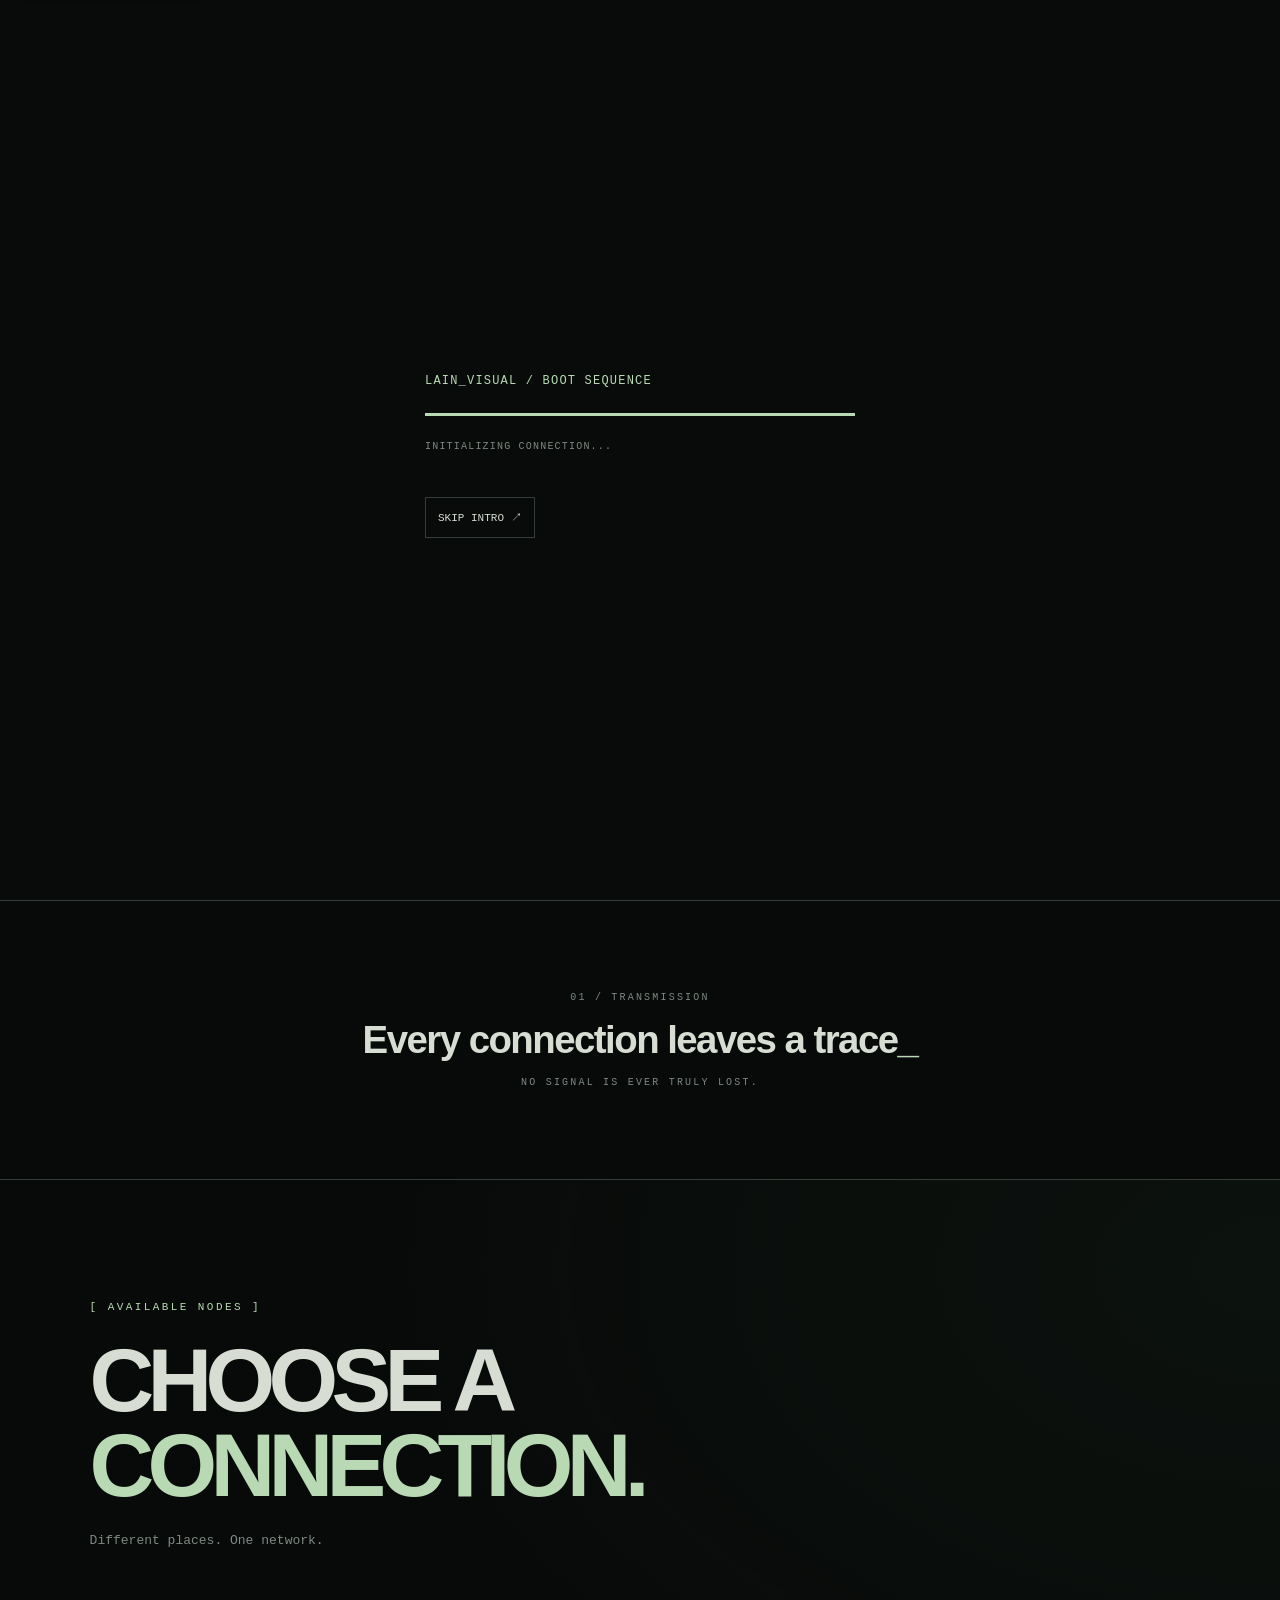
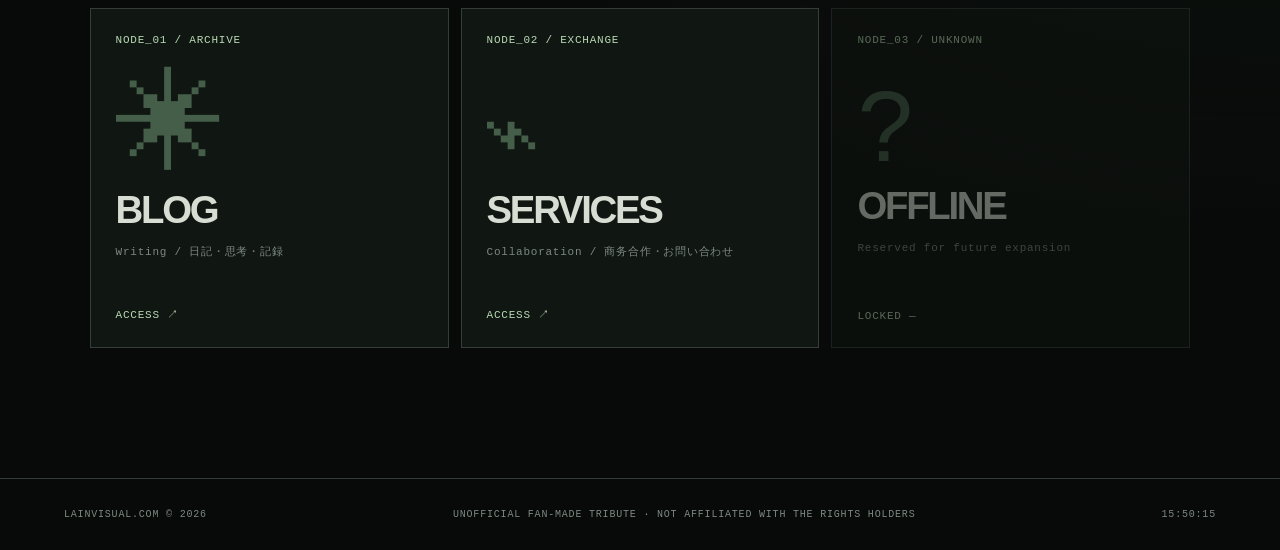
<file: index.html>
<!doctype html>
<html lang="zh-CN">
<head>
<meta charset="utf-8"><meta name="viewport" content="width=device-width,initial-scale=1">
<meta name="theme-color" content="#080a09"><meta name="description" content="LAIN VISUAL — an independent experimental tribute to Serial Experiments Lain. Blog, projects and services.">
<title>LAIN VISUAL // WIRED ACCESS</title>
<link rel="stylesheet" href="assets/css/main.css"><script src="assets/js/main.js" defer></script>
<link rel="icon" type="image/svg+xml" href="assets/favicon.svg"><link rel="canonical" href="https://lainvisual.com/"></head>
<body><a class="skip-link" href="#main-content">Skip to content / 跳转正文</a>
<div class="grain" aria-hidden="true"></div><div class="scanlines" aria-hidden="true"></div>
<div id="boot" class="boot" role="status" aria-live="polite"><div class="boot-inner"><p>LAIN_VISUAL / BOOT SEQUENCE</p><div class="boot-progress"><span></span></div><p id="boot-line">INITIALIZING CONNECTION...</p><button id="skip-boot" type="button">SKIP INTRO ↗</button></div></div>
<header class="site-header"><a class="logo" href="./" aria-label="Lain Visual home">lain<span>visual</span><i>_</i></a><span class="header-mid"><span class="online"></span> SIGNAL DETECTED <span class="header-extra">/ WIRED NETWORK</span></span><button id="sound-toggle" type="button" aria-pressed="false">SOUND OFF</button></header>
<main id="main-content">
<section class="hero" aria-labelledby="main-title"><div class="hero-sky" aria-hidden="true"><svg class="wires" viewBox="0 0 1440 850" preserveAspectRatio="xMidYMid slice" xmlns="http://www.w3.org/2000/svg"><g stroke="#151b18" fill="none" stroke-width="2.2"><path d="M0 160 Q430 250 920 190 T1440 220"/><path d="M0 196 Q430 290 920 224 T1440 252"/><path d="M0 240 Q450 315 920 268 T1440 291"/><path d="M0 280 Q450 344 920 303 T1440 328"/><path d="M0 320 Q470 377 920 340 T1440 364"/><path d="M0 365 Q470 420 920 384 T1440 401"/></g><g fill="#101512"><path d="M1085 70h19v780h-19z"/><path d="M1000 190h190v11h-190z"/><path d="M1025 229h140v9h-140z"/><path d="M1062 120h64v12h-64z"/><path d="M1094 120l-56 70h8l56-58 54 58h8l-56-70z"/><path d="M250 310h10v540h-10z"/><path d="M201 373h107v8H201z"/><path d="M230 340h51v7h-51z"/></g><g stroke="#101512" stroke-width="4" fill="none"><path d="M1005 200l80 70 100-70M1020 238l65 45 78-45"/><path d="M210 380l45 46 48-46"/></g></svg></div>
<div class="hero-frame" aria-hidden="true"><span>REC ● 0007</span><span>CH. 01 / ACCESS</span></div>
<div class="hero-content"><p class="kicker">A SIGNAL FROM SOMEWHERE // 独立致敬企划</p><h1 id="main-title" class="glitch" data-text="ARE YOU CONNECTED?">ARE YOU<br><em>CONNECTED?</em></h1><p class="hero-jp">境界の向こう側へ。</p><p class="hero-description">An experimental corner of the network.<br>Fragments of thought, creation, and connection.</p><a class="primary-link" href="#connections"><span>ENTER THE WIRED</span><span aria-hidden="true">↘</span></a></div>
<div class="hero-bottom" aria-hidden="true"><span>IDENTITY : UNVERIFIED</span><span>SCROLL TO EXPLORE ↓</span><span>PROTOCOL / 07</span></div></section>
<section class="interlude" aria-label="Transmission"><span>01 / TRANSMISSION</span><p>Every connection leaves a trace<span class="cursor">_</span></p><span>NO SIGNAL IS EVER TRULY LOST.</span></section>
<section class="connections" id="connections" aria-labelledby="connections-title"><div class="section-intro"><p class="label">[ AVAILABLE NODES ]</p><h2 id="connections-title">CHOOSE A<br><span>CONNECTION.</span></h2><p>Different places. One network.</p></div><div class="node-grid"><a class="node" href="./blog/"><span class="node-number">NODE_01 / ARCHIVE</span><span class="node-symbol" aria-hidden="true">✳</span><span class="node-title">BLOG</span><span class="node-caption">Writing / 日記・思考・記録</span><span class="node-go">ACCESS ↗</span></a><a class="node" href="./services/"><span class="node-number">NODE_02 / EXCHANGE</span><span class="node-symbol" aria-hidden="true">⌁</span><span class="node-title">SERVICES</span><span class="node-caption">Collaboration / 商务合作・お問い合わせ</span><span class="node-go">ACCESS ↗</span></a><div class="node node-off"><span class="node-number">NODE_03 / UNKNOWN</span><span class="node-symbol" aria-hidden="true">?</span><span class="node-title">OFFLINE</span><span class="node-caption">Reserved for future expansion</span><span class="node-go">LOCKED —</span></div></div></section>
</main><footer><span>LAINVISUAL.COM © <span id="year">2026</span></span><span>UNOFFICIAL FAN-MADE TRIBUTE · NOT AFFILIATED WITH THE RIGHTS HOLDERS</span><time id="clock">--:--:--</time></footer>
</body></html>
</file>
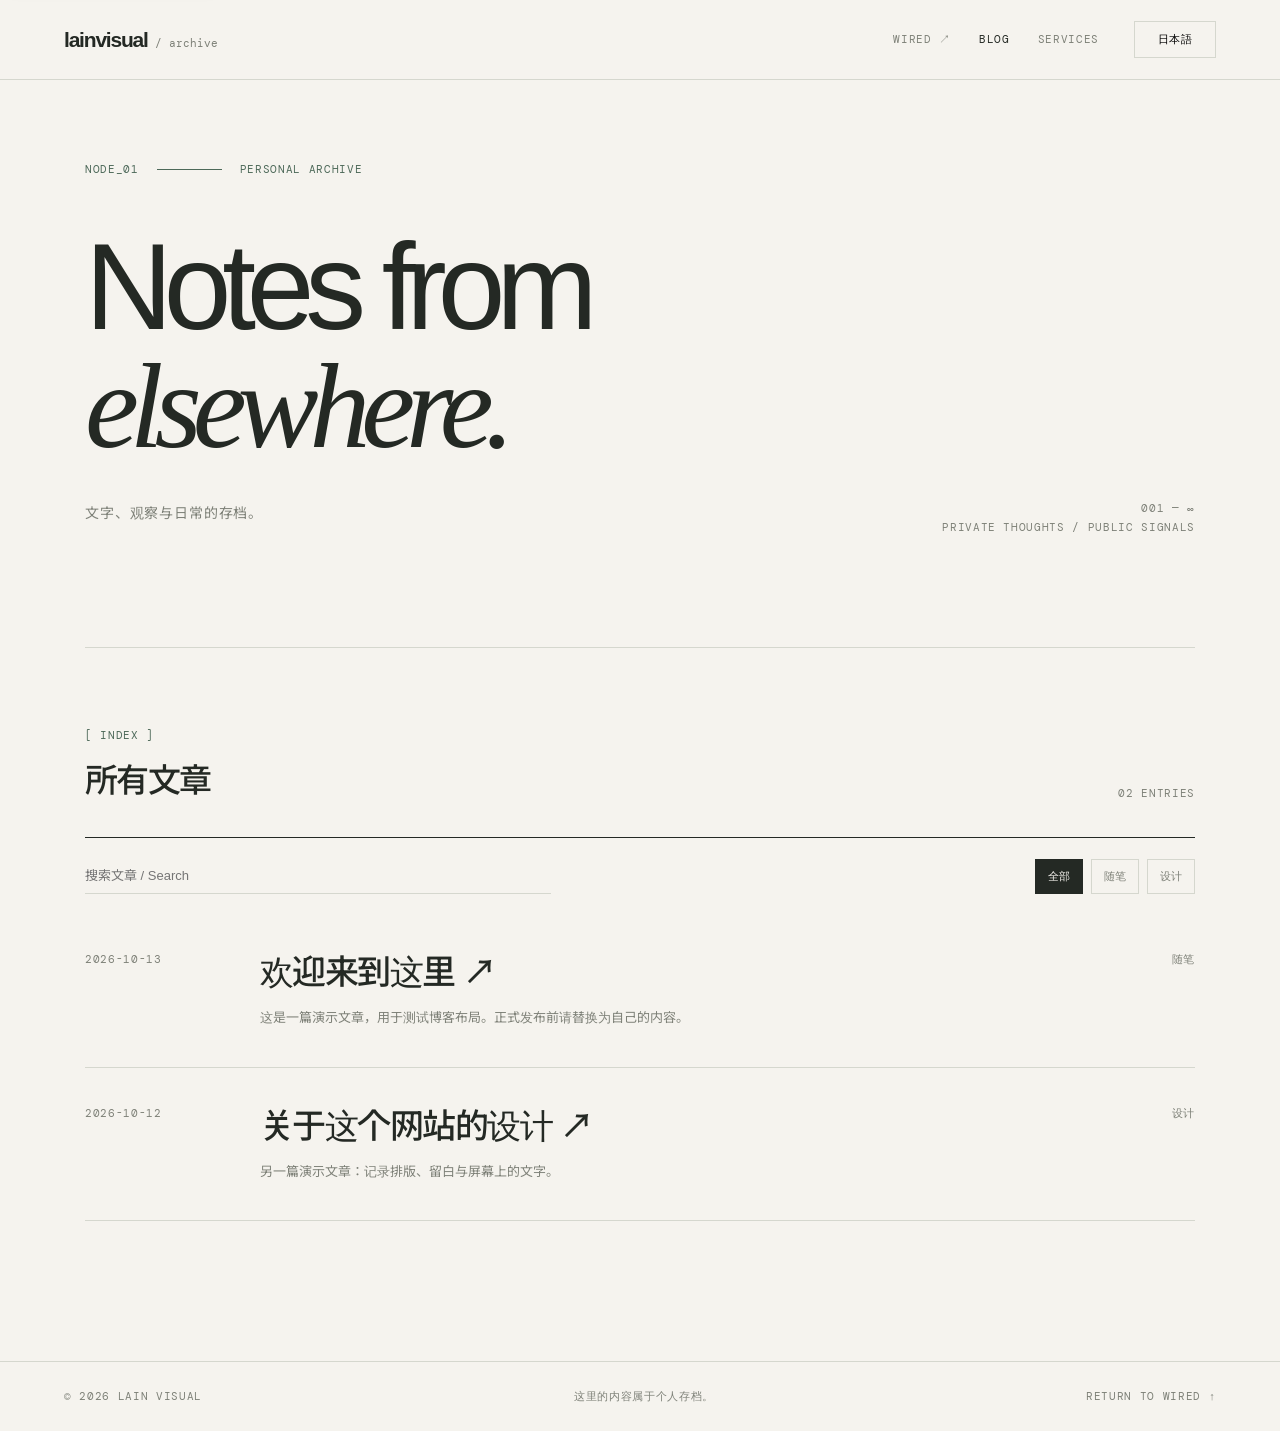
<file: blog/index.html>
<!doctype html>
<html lang="zh-CN"><head><meta charset="utf-8"><meta name="viewport" content="width=device-width,initial-scale=1"><meta name="theme-color" content="#f5f3ee"><meta name="description" content="Lain Visual — personal blog / 個人ブログ"><title>ARCHIVE / Lain Visual</title><link rel="stylesheet" href="assets/blog.css"><script src="posts.js" defer></script><script src="assets/blog.js" defer></script><link rel="icon" type="image/svg+xml" href="../assets/favicon.svg"><link rel="canonical" href="https://lainvisual.com/blog/"></head>
<body data-page="index"><a class="skip-link" href="#main-content">Skip to content / 跳转正文</a><header class="header"><a class="brand" href="../">lainvisual<span> / archive</span></a><nav aria-label="Site"><a href="../">WIRED ↗</a><a class="active" href="./">BLOG</a><a href="../services/">SERVICES</a></nav><button class="lang" id="lang-toggle" type="button" aria-label="Switch language">日本語</button></header>
<main id="main-content" class="shell"><div class="eyebrow">NODE_01 <span class="line"></span> PERSONAL ARCHIVE</div><section class="hero"><div><h1>Notes from<br><em>elsewhere.</em></h1><p data-i18n="intro">文字、观察与日常的存档。</p></div><div class="hero-aside">001 — ∞<br>PRIVATE THOUGHTS / PUBLIC SIGNALS</div></section>
<section class="archive" aria-label="Articles"><div class="section-top"><div><span class="eyebrow">[ INDEX ]</span><h2 data-i18n="allPosts">所有文章</h2></div><span id="count" class="count"></span></div><div class="tools"><label class="search"><span class="sr-only" data-i18n="searchLabel">搜索文章</span><input id="search" type="search" placeholder="搜索文章 / Search" autocomplete="off"></label><div class="filters" id="filters" aria-label="Categories"></div></div><div id="posts" class="post-list" aria-live="polite"></div><p id="empty" class="empty" hidden></p></section></main><footer><span>© <span id="year"></span> LAIN VISUAL</span><span data-i18n="footer">这里的内容属于个人存档。</span><a href="../">RETURN TO WIRED ↑</a></footer></body></html>
</file>
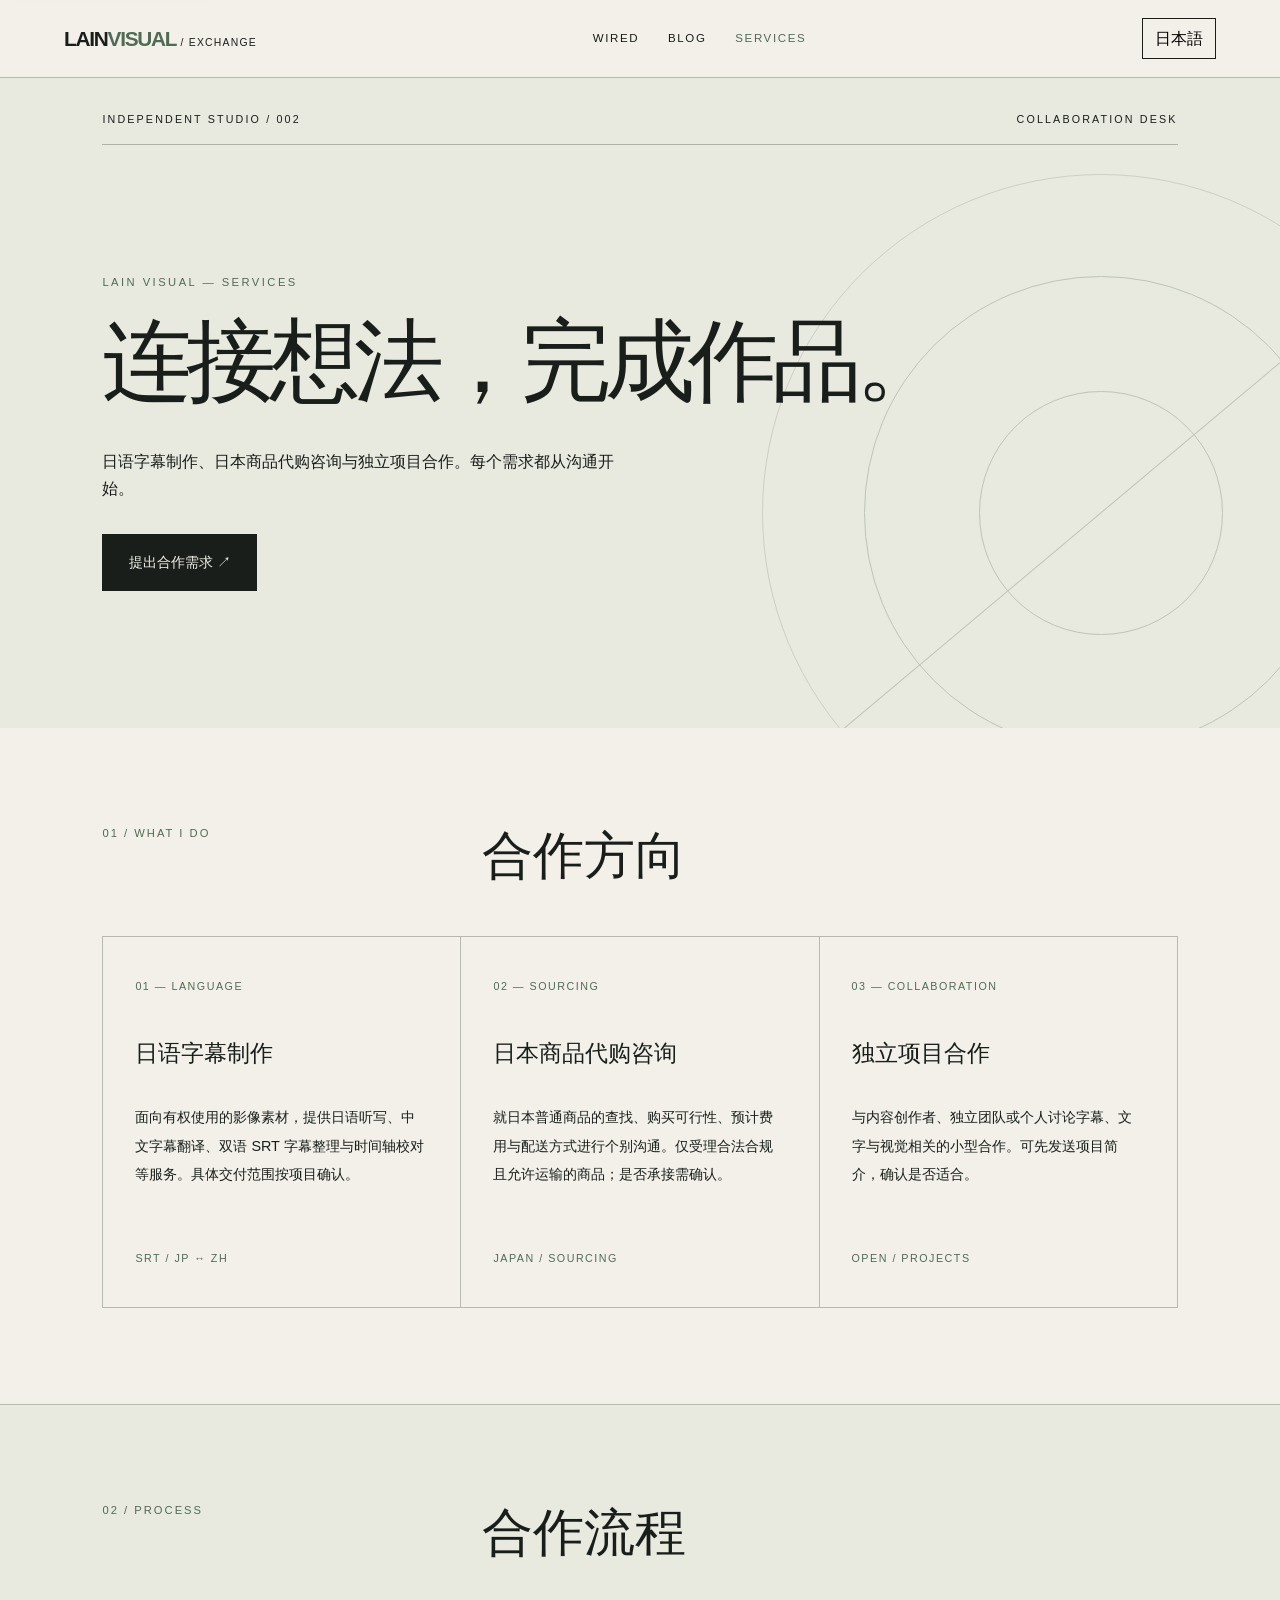
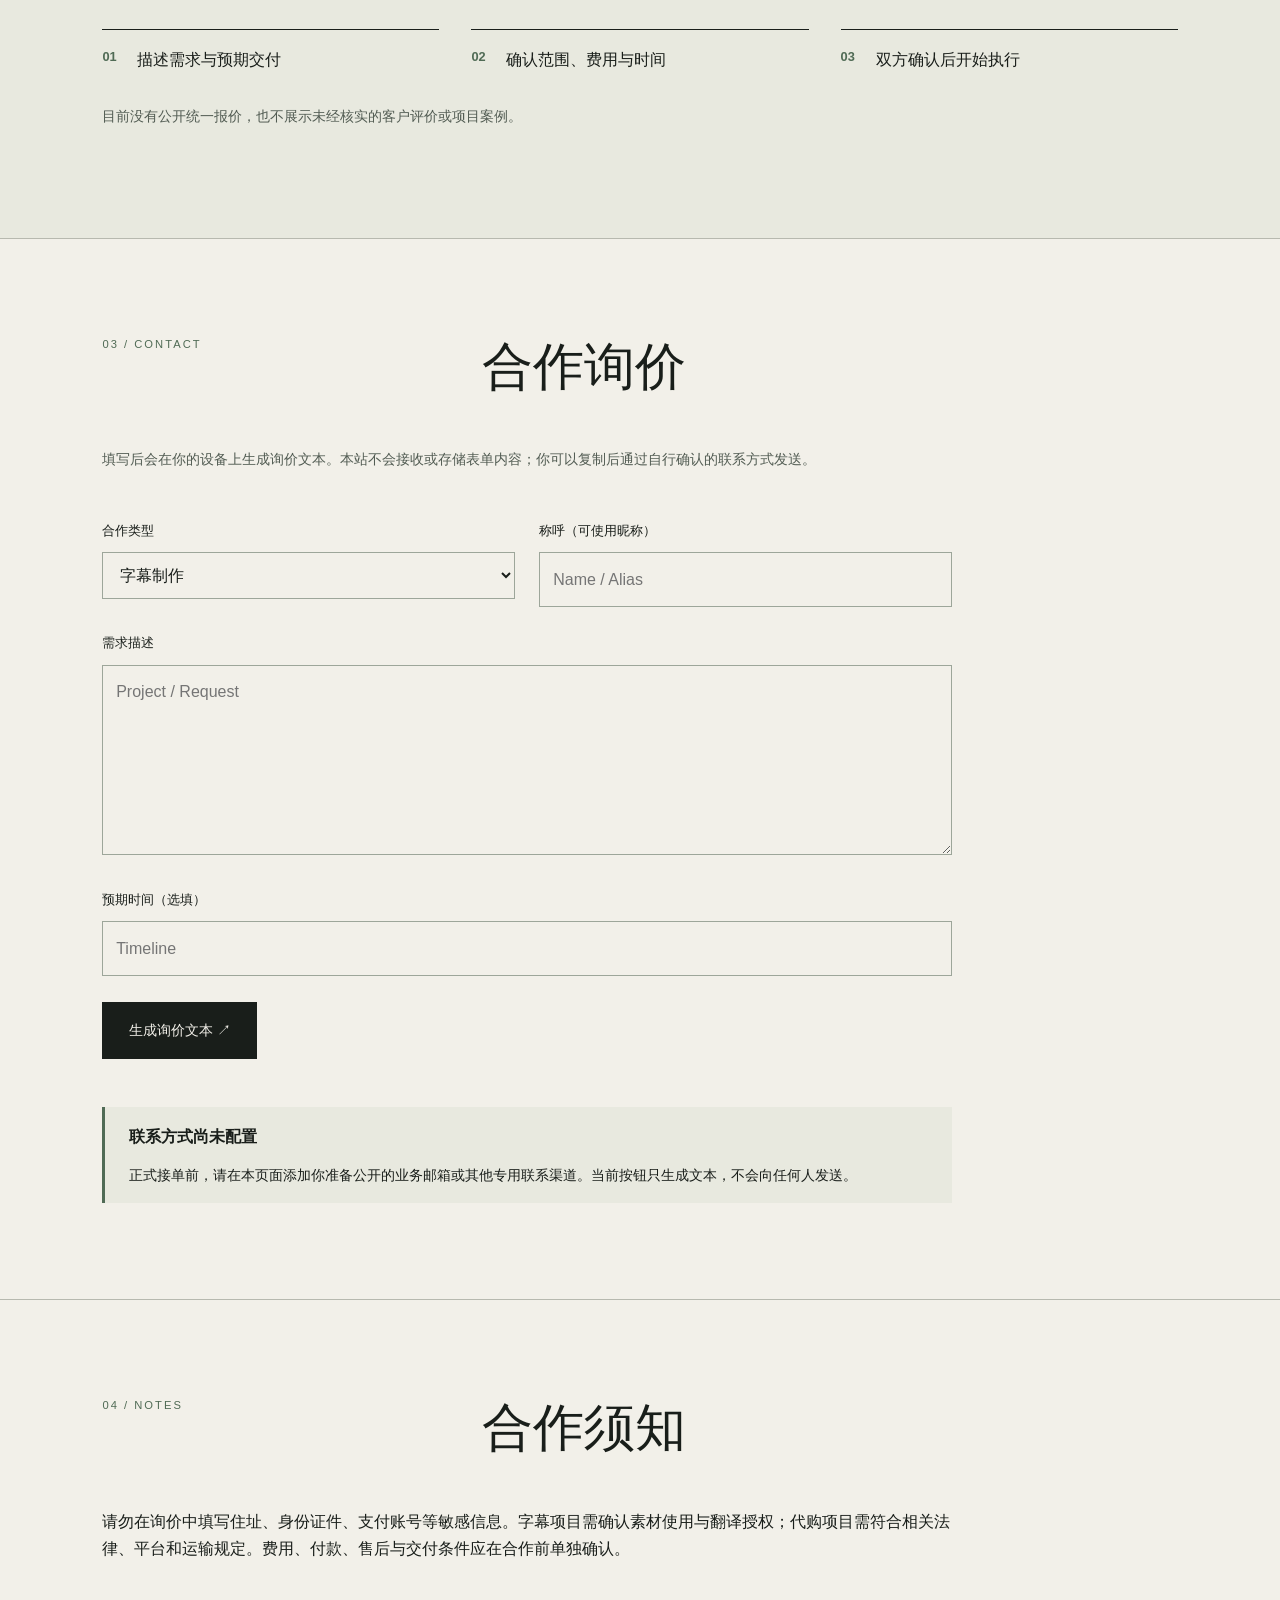
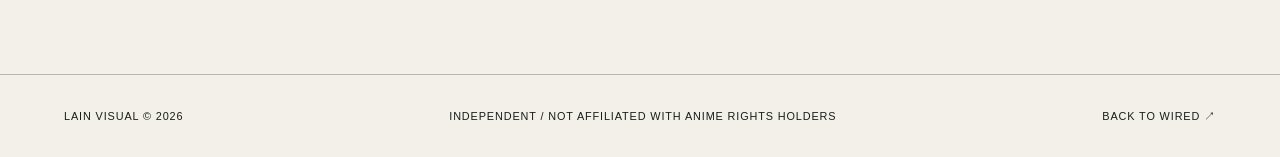
<file: services/index.html>
<!doctype html>
<html lang="zh-CN"><head><meta charset="utf-8"><meta name="viewport" content="width=device-width, initial-scale=1"><meta name="theme-color" content="#f1efe9"><meta name="description" content="Lain Visual independent collaboration inquiries: Japan sourcing and Japanese subtitle production."><title>Services / Lain Visual</title><link rel="stylesheet" href="assets/services.css"><script src="assets/services.js" defer></script><link rel="icon" type="image/svg+xml" href="../assets/favicon.svg"><link rel="canonical" href="https://lainvisual.com/services/"></head>
<body><a class="skip-link" href="#main-content">Skip to content / 跳转正文</a><header class="top"><a class="wordmark" href="../">LAIN<span>VISUAL</span><small> / EXCHANGE</small></a><nav aria-label="Main"><a href="../">WIRED</a><a href="../blog/">BLOG</a><a class="active" href="./">SERVICES</a></nav><button id="language" type="button" aria-label="Switch language">日本語</button></header>
<main id="main-content"><section class="hero"><div class="meta"><span>INDEPENDENT STUDIO / 002</span><span>COLLABORATION DESK</span></div><p class="eyebrow">LAIN VISUAL — SERVICES</p><h1 data-zh="连接想法，完成作品。" data-ja="アイデアを、かたちに。">连接想法，<br>完成作品。</h1><p class="lead" data-zh="日语字幕制作、日本商品代购咨询与独立项目合作。每个需求都从沟通开始。" data-ja="日本語字幕制作、日本商品の購入代行に関するご相談、個人プロジェクトのコラボレーション。まずはご相談ください。">日语字幕制作、日本商品代购咨询与独立项目合作。每个需求都从沟通开始。</p><a class="cta" href="#inquiry" data-zh="提出合作需求 ↗" data-ja="お問い合わせ ↗">提出合作需求 ↗</a><div class="art" aria-hidden="true"><div class="orb"></div><span>CONNECTION / OPEN</span></div></section>
<section class="services section" id="work"><div class="section-head"><span>01 / WHAT I DO</span><h2 data-zh="合作方向" data-ja="サービス内容">合作方向</h2></div><div class="service-grid"><article><div class="num">01 — LANGUAGE</div><h3 data-zh="日语字幕制作" data-ja="日本語字幕制作">日语字幕制作</h3><p data-zh="面向有权使用的影像素材，提供日语听写、中文字幕翻译、双语 SRT 字幕整理与时间轴校对等服务。具体交付范围按项目确认。" data-ja="適切な利用権限のある映像を対象に、日本語の文字起こし、中国語翻訳、日中二言語SRT字幕の整備、タイミング調整などをご相談いただけます。作業範囲は案件ごとに確認します。">面向有权使用的影像素材，提供日语听写、中文字幕翻译、双语 SRT 字幕整理与时间轴校对等服务。具体交付范围按项目确认。</p><span class="tag">SRT / JP ↔ ZH</span></article><article><div class="num">02 — SOURCING</div><h3 data-zh="日本商品代购咨询" data-ja="日本商品の購入代行相談">日本商品代购咨询</h3><p data-zh="就日本普通商品的查找、购买可行性、预计费用与配送方式进行个别沟通。仅受理合法合规且允许运输的商品；是否承接需确认。" data-ja="日本の一般商品の調査、購入可否、概算費用、配送方法について個別にご相談いただけます。法令・配送規定に適合する商品のみを対象とし、対応可否は確認後に決定します。">就日本普通商品的查找、购买可行性、预计费用与配送方式进行个别沟通。仅受理合法合规且允许运输的商品；是否承接需确认。</p><span class="tag">JAPAN / SOURCING</span></article><article><div class="num">03 — COLLABORATION</div><h3 data-zh="独立项目合作" data-ja="個人プロジェクトの協業">独立项目合作</h3><p data-zh="与内容创作者、独立团队或个人讨论字幕、文字与视觉相关的小型合作。可先发送项目简介，确认是否适合。" data-ja="クリエイターや小規模チームとの字幕・文章・ビジュアル関連の協業を検討します。まずは企画概要をお送りください。">与内容创作者、独立团队或个人讨论字幕、文字与视觉相关的小型合作。可先发送项目简介，确认是否适合。</p><span class="tag">OPEN / PROJECTS</span></article></div></section>
<section class="section process"><div class="section-head"><span>02 / PROCESS</span><h2 data-zh="合作流程" data-ja="ご依頼の流れ">合作流程</h2></div><div class="steps"><p><b>01</b><span data-zh="描述需求与预期交付" data-ja="ご希望と納品物を共有">描述需求与预期交付</span></p><p><b>02</b><span data-zh="确认范围、费用与时间" data-ja="作業範囲・費用・納期を確認">确认范围、费用与时间</span></p><p><b>03</b><span data-zh="双方确认后开始执行" data-ja="双方合意のうえで着手">双方确认后开始执行</span></p></div><p class="note" data-zh="目前没有公开统一报价，也不展示未经核实的客户评价或项目案例。" data-ja="一律の料金表や未確認の実績・レビューは掲載していません。">目前没有公开统一报价，也不展示未经核实的客户评价或项目案例。</p></section>
<section class="section inquiry" id="inquiry"><div class="section-head"><span>03 / CONTACT</span><h2 data-zh="合作询价" data-ja="お問い合わせ">合作询价</h2></div><p class="intro" data-zh="填写后会在你的设备上生成询价文本。本站不会接收或存储表单内容；你可以复制后通过自行确认的联系方式发送。" data-ja="入力内容から問い合わせ文を端末内で作成します。このサイトはフォーム内容を送信・保存しません。コピー後、別途確認した連絡先へお送りください。">填写后会在你的设备上生成询价文本。本站不会接收或存储表单内容；你可以复制后通过自行确认的联系方式发送。</p><form id="request-form"><div class="fields"><label><span data-zh="合作类型" data-ja="ご相談内容">合作类型</span><select id="kind"><option value="subtitle" data-zh="字幕制作" data-ja="字幕制作">字幕制作</option><option value="sourcing" data-zh="日本代购咨询" data-ja="購入代行相談">日本代购咨询</option><option value="other" data-zh="其他合作" data-ja="その他の協業">其他合作</option></select></label><label><span data-zh="称呼（可使用昵称）" data-ja="お名前（ニックネーム可）">称呼（可使用昵称）</span><input id="nickname" maxlength="80" autocomplete="off" placeholder="Name / Alias"></label></div><label><span data-zh="需求描述" data-ja="ご依頼内容">需求描述</span><textarea id="details" rows="6" maxlength="3000" required placeholder="Project / Request"></textarea></label><label><span data-zh="预期时间（选填）" data-ja="希望時期（任意）">预期时间（选填）</span><input id="deadline" maxlength="100" placeholder="Timeline"></label><button class="cta" type="submit" data-zh="生成询价文本 ↗" data-ja="問い合わせ文を作成 ↗">生成询价文本 ↗</button></form><div id="result" class="result" hidden><label for="draft" data-zh="生成的询价内容" data-ja="作成した問い合わせ文">生成的询价内容</label><textarea id="draft" rows="10" readonly></textarea><button id="copy" type="button" data-zh="复制文本" data-ja="テキストをコピー">复制文本</button><p id="copy-status" role="status"></p></div><div class="contact-note"><strong data-zh="联系方式尚未配置" data-ja="連絡先は未設定です">联系方式尚未配置</strong><p data-zh="正式接单前，请在本页面添加你准备公开的业务邮箱或其他专用联系渠道。当前按钮只生成文本，不会向任何人发送。" data-ja="正式公開前に、業務用メールなど公開可能な連絡先を追加してください。現在のフォームは文面作成のみで、送信は行いません。">正式接单前，请在本页面添加你准备公开的业务邮箱或其他专用联系渠道。当前按钮只生成文本，不会向任何人发送。</p></div></section>
<section class="section terms"><div class="section-head"><span>04 / NOTES</span><h2 data-zh="合作须知" data-ja="ご利用上の注意">合作须知</h2></div><p data-zh="请勿在询价中填写住址、身份证件、支付账号等敏感信息。字幕项目需确认素材使用与翻译授权；代购项目需符合相关法律、平台和运输规定。费用、付款、售后与交付条件应在合作前单独确认。" data-ja="住所、身分証、決済情報などの機密情報は入力しないでください。字幕案件では素材利用・翻訳の権利確認が必要です。購入代行は法令、プラットフォーム、配送規定に従います。料金・支払い・アフターサービス・納品条件は事前に個別確認します。">请勿在询价中填写住址、身份证件、支付账号等敏感信息。字幕项目需确认素材使用与翻译授权；代购项目需符合相关法律、平台和运输规定。费用、付款、售后与交付条件应在合作前单独确认。</p></section></main><footer><span>LAIN VISUAL © <span id="year"></span></span><span>INDEPENDENT / NOT AFFILIATED WITH ANIME RIGHTS HOLDERS</span><a href="../">BACK TO WIRED ↗</a></footer></body></html>
</file>
<file: assets/css/main.css>
:root{color-scheme:dark;--bg:#080a09;--paper:#d7ddd2;--accent:#b8d9b4;--dim:#7d8981;--border:#343d36;font-family:'Courier New',monospace}*{box-sizing:border-box}html{scroll-behavior:smooth}body{margin:0;min-width:320px;background:var(--bg);color:var(--paper)}a{color:inherit}button{font:inherit}a:focus-visible,button:focus-visible{outline:2px solid var(--accent);outline-offset:5px}.grain,.scanlines{position:fixed;inset:0;z-index:30;pointer-events:none}.grain{opacity:.15;background-image:url("data:image/svg+xml,%3Csvg xmlns='http://www.w3.org/2000/svg' viewBox='0 0 180 180'%3E%3Cfilter id='n'%3E%3CfeTurbulence type='fractalNoise' baseFrequency='.65' numOctaves='3' stitchTiles='stitch'/%3E%3C/filter%3E%3Crect width='100%25' height='100%25' filter='url(%23n)'/%3E%3C/svg%3E")}.scanlines{opacity:.12;background:repeating-linear-gradient(0deg,transparent 0 3px,#000 4px 5px)}.site-header{position:absolute;z-index:8;top:0;left:0;right:0;height:78px;padding:0 clamp(22px,5vw,90px);display:flex;align-items:center;justify-content:space-between;gap:15px;border-bottom:1px solid #343d3655}.logo{font-family:Arial,sans-serif;font-size:23px;font-weight:900;letter-spacing:-1.8px;text-decoration:none}.logo span{font-weight:300}.logo i{color:var(--accent);font-style:normal}.header-mid,#sound-toggle{font-size:10px;letter-spacing:.16em}.header-mid{color:var(--dim)}.online{display:inline-block;width:7px;height:7px;border-radius:50%;background:var(--accent);box-shadow:0 0 12px var(--accent);margin-right:9px}#sound-toggle{border:1px solid #667266;background:#10161180;color:var(--paper);padding:10px 13px;cursor:pointer}#sound-toggle:hover{background:var(--accent);color:#0b100c}.hero{position:relative;min-height:850px;height:100svh;max-height:1100px;overflow:hidden;display:flex;align-items:center;padding:120px clamp(22px,9vw,160px) 110px;background:linear-gradient(90deg,#0a0e0d 0%,#111914a8 52%,#10171133 100%),linear-gradient(180deg,#66746c 0%,#3c4c43 42%,#0a0e0b 96%)}.hero-sky{position:absolute;inset:0;opacity:.85}.wires{width:100%;height:100%;display:block;filter:blur(.3px)}.hero:after{content:'';position:absolute;inset:0;background:radial-gradient(ellipse at 68% 35%,transparent 0%,#080a0960 68%,#080a09bc 100%);pointer-events:none}.hero-content{position:relative;z-index:3;max-width:950px}.kicker,.label{font-size:11px;letter-spacing:.22em;color:var(--accent)}h1{font-family:Arial,Helvetica,sans-serif;font-weight:900;font-size:clamp(52px,8.4vw,148px);line-height:.88;letter-spacing:-.085em;margin:35px 0 24px;text-shadow:0 2px 30px #0b0d0b50}h1 em{font-style:normal;color:#e5ebe2}.hero-jp{font-size:clamp(17px,2vw,27px);letter-spacing:.2em;margin:0 0 28px}.hero-description{color:#bac5ba;line-height:1.8;font-size:13px}.primary-link{display:inline-flex;gap:65px;align-items:center;justify-content:space-between;margin-top:28px;padding:18px 20px;min-width:280px;text-decoration:none;border:1px solid var(--accent);color:var(--accent);font-size:12px;letter-spacing:.1em;transition:background .2s,color .2s}.primary-link:hover{background:var(--accent);color:#0a0d0b}.hero-frame,.hero-bottom{position:absolute;z-index:4;left:clamp(22px,5vw,90px);right:clamp(22px,5vw,90px);display:flex;justify-content:space-between;font-size:10px;letter-spacing:.12em;color:#cad5ca}.hero-frame{top:103px}.hero-bottom{bottom:31px}.interlude{min-height:280px;display:flex;flex-direction:column;align-items:center;justify-content:center;text-align:center;gap:15px;padding:55px 20px;border-block:1px solid var(--border)}.interlude>span{font-size:10px;letter-spacing:.22em;color:var(--dim)}.interlude p{font-family:Arial,sans-serif;font-size:clamp(22px,3vw,42px);font-weight:700;letter-spacing:-.04em;margin:0}.cursor{color:var(--accent);animation:blink 1s steps(1) infinite}.connections{padding:110px clamp(22px,7vw,120px) 130px;background:radial-gradient(ellipse at 100% 10%,#1b30223a,transparent 50%),var(--bg)}.section-intro h2{font-family:Arial,sans-serif;font-size:clamp(44px,7vw,95px);line-height:.95;letter-spacing:-.075em;margin:25px 0}.section-intro h2 span{color:var(--accent)}.section-intro>p:last-child{color:var(--dim);font-size:13px}.node-grid{display:grid;grid-template-columns:repeat(3,minmax(0,1fr));gap:12px;margin-top:60px}.node{min-height:340px;display:flex;flex-direction:column;padding:25px;border:1px solid var(--border);text-decoration:none;background:#101611;position:relative;overflow:hidden;transition:background .2s,transform .2s,border-color .2s}.node:not(.node-off):hover{background:#1b2c20;border-color:var(--accent);transform:translateY(-5px)}.node-number,.node-caption,.node-go{font-size:11px;letter-spacing:.07em}.node-number{color:var(--accent)}.node-symbol{font-family:Arial,sans-serif;font-size:110px;line-height:1;margin:auto 0 0;color:#445e49}.node-title{font-family:Arial,sans-serif;font-size:clamp(27px,3vw,43px);font-weight:900;letter-spacing:-.06em;margin-top:8px}.node-caption{color:var(--dim);margin:12px 0 22px;line-height:1.6}.node-go{color:var(--accent);margin-top:auto}.node-off{opacity:.45}.node-off .node-symbol{font-size:100px}footer{border-top:1px solid var(--border);padding:30px clamp(22px,5vw,90px);display:flex;justify-content:space-between;gap:15px;flex-wrap:wrap;color:var(--dim);font-size:10px;letter-spacing:.08em}.boot{position:fixed;inset:0;z-index:100;background:#080b09;display:grid;place-items:center;transition:opacity .5s,visibility .5s}.boot.done{opacity:0;visibility:hidden;pointer-events:none}.boot-inner{width:min(430px,calc(100% - 50px));font-size:12px;letter-spacing:.1em;color:var(--accent)}.boot-progress{height:3px;background:#243329;margin:25px 0}.boot-progress span{display:block;height:100%;width:0;background:var(--accent);animation:load 1.45s ease forwards}#boot-line{color:var(--dim);font-size:10px}#skip-boot{margin-top:35px;background:transparent;border:1px solid var(--border);padding:12px;color:var(--paper);cursor:pointer;font-size:11px}@keyframes load{to{width:100%}}@keyframes blink{50%{opacity:0}}@media(min-width:800px){.glitch:hover{animation:glitch .2s steps(2) 2}@keyframes glitch{25%{text-shadow:4px 0 #88bca0,-4px 0 #7d838a}75%{text-shadow:-3px 0 #88bca0,3px 0 #7d838a}}}@media(max-width:800px){.header-extra{display:none}.hero{min-height:720px;height:100svh;padding:125px 25px 95px}.hero-content{max-width:100%}h1{font-size:clamp(48px,11vw,90px)}.wires{transform:translateX(13%);width:125%}.hero-bottom span:nth-child(2){display:none}.node-grid{grid-template-columns:1fr}.node{min-height:250px}.node-symbol{font-size:75px}.connections{padding:75px 22px}.hero-description{font-size:12px}}@media(max-width:450px){.header-mid{display:none}.hero-frame{font-size:9px}.hero-jp{font-size:16px}.primary-link{min-width:250px}.hero{min-height:680px}}@media(prefers-reduced-motion:reduce){*,*:before,*:after{animation:none!important;transition:none!important;scroll-behavior:auto!important}.boot{display:none}}

/* Keyboard navigation accessibility */
.skip-link{position:fixed;z-index:999;left:12px;top:12px;transform:translateY(-160%);padding:12px 16px;background:#fff;color:#111;font:600 14px/1.4 Arial,sans-serif;text-decoration:none;box-shadow:0 2px 12px #0005}.skip-link:focus{transform:translateY(0)}
</file>
<file: blog/assets/blog.css>
@import url('https://fonts.googleapis.com/css2?family=DM+Mono:wght@400;500&family=Noto+Sans+JP:wght@400;500;600&display=swap');
:root{--paper:#f5f3ee;--ink:#242924;--muted:#7e8178;--rule:#d5d7ce;--accent:#4d6959}*{box-sizing:border-box}html{scroll-behavior:smooth}body{margin:0;background:var(--paper);color:var(--ink);font-family:Arial,'Noto Sans JP',sans-serif;-webkit-font-smoothing:antialiased}a{color:inherit;text-decoration:none}button,input{font:inherit}button{cursor:pointer}.header{min-height:80px;display:flex;align-items:center;gap:35px;justify-content:space-between;border-bottom:1px solid var(--rule);padding:0 clamp(20px,5vw,90px)}.brand{font-size:21px;letter-spacing:-1.2px;font-weight:700;white-space:nowrap}.brand span{font-size:11px;font-family:'DM Mono',monospace;letter-spacing:0;font-weight:400;color:var(--muted)}nav{display:flex;gap:28px;margin-left:auto}nav a,.lang,.eyebrow,.hero-aside,.count,.filters,.post-date,.post-meta,.back,.article-end,footer{font:11px/1.7 'DM Mono',monospace;letter-spacing:.06em}nav a{color:var(--muted)}nav a:hover,nav a.active{color:var(--ink)}.lang{background:none;border:1px solid var(--rule);padding:8px 12px;min-width:82px}.lang:hover{border-color:var(--ink)}.shell{max-width:1180px;margin:auto;padding:80px 35px 140px}.eyebrow{color:var(--accent);display:flex;align-items:center;gap:18px}.line{display:inline-block;width:65px;height:1px;background:var(--accent)}.hero{display:flex;align-items:end;justify-content:space-between;gap:30px;padding:50px 0 110px;border-bottom:1px solid var(--rule)}h1{font-size:clamp(64px,9.5vw,134px);line-height:.97;letter-spacing:-.075em;font-weight:500;margin:0 0 36px}h1 em{font-family:Georgia,serif;font-weight:400}.hero p{font-size:14px;letter-spacing:.06em;color:var(--muted)}.hero-aside{color:var(--muted);text-align:right;white-space:nowrap}.archive{padding-top:78px}.section-top{display:flex;justify-content:space-between;align-items:end;margin-bottom:35px}.section-top h2{font-size:33px;font-weight:500;letter-spacing:-.05em;margin:10px 0 0}.count{color:var(--muted)}.tools{display:flex;justify-content:space-between;gap:20px;align-items:center;border-top:1px solid var(--ink);padding:20px 0}.search{width:42%}.search input{border:0;border-bottom:1px solid var(--rule);background:transparent;padding:10px 0;width:100%;outline:none;border-radius:0;font-size:13px;color:var(--ink)}.search input:focus{border-color:var(--accent)}.filters{display:flex;gap:8px;flex-wrap:wrap}.filters button{border:1px solid var(--rule);background:transparent;padding:7px 12px;color:var(--muted)}.filters button[aria-pressed=true]{background:var(--ink);border-color:var(--ink);color:var(--paper)}.post{display:grid;grid-template-columns:150px 1fr 140px;gap:25px;padding:36px 0;border-bottom:1px solid var(--rule);align-items:start}.post-date,.post-meta{color:var(--muted)}.post h3{font-size:clamp(23px,3vw,34px);font-weight:500;letter-spacing:-.045em;line-height:1.35;margin:0 0 10px}.post h3 a:hover{color:var(--accent)}.post p{font-size:13px;color:var(--muted);line-height:1.9;margin:0;max-width:630px}.post-meta{text-align:right}.empty{padding:60px 0;color:var(--muted)}footer{border-top:1px solid var(--rule);padding:25px clamp(20px,5vw,90px);display:flex;justify-content:space-between;gap:20px;color:var(--muted)}footer a:hover{color:var(--ink)}.article-shell{max-width:850px;min-height:70vh}.back{color:var(--accent)}.article-header{padding:75px 0 45px;border-bottom:1px solid var(--rule)}.article-header h1{font-size:clamp(40px,7vw,75px);letter-spacing:-.055em;line-height:1.22;margin:20px 0 25px}.article-header .subtitle{font-size:16px;color:var(--muted);line-height:1.8}.article-body{padding:45px 0 80px}.article-body p{font-size:16px;line-height:2.3;margin:0 0 30px;overflow-wrap:anywhere}.article-end{display:flex;justify-content:space-between;border-top:1px solid var(--rule);padding-top:25px;color:var(--muted)}.sr-only{position:absolute;width:1px;height:1px;overflow:hidden;clip:rect(0,0,0,0)}:focus-visible{outline:2px solid var(--accent);outline-offset:4px}@media(max-width:720px){.header{padding:16px 20px;flex-wrap:wrap;gap:12px;min-height:unset}.brand{font-size:19px}.brand span{display:none}nav{order:3;width:100%;justify-content:space-between;margin:0;padding-top:8px}.shell{padding:65px 22px 90px}.hero{padding:50px 0 65px}.hero-aside{display:none}h1{font-size:clamp(52px,13vw,90px)}.tools{display:block}.search{width:100%;display:block;margin-bottom:18px}.post{grid-template-columns:1fr;gap:8px;padding:28px 0}.post-meta{text-align:left}.post h3{font-size:25px}.section-top h2{font-size:28px}footer{flex-wrap:wrap;padding:25px 22px}.article-header{padding:55px 0 30px}.article-body p{font-size:15px}}@media(prefers-reduced-motion:reduce){html{scroll-behavior:auto}}

/* Keyboard navigation accessibility */
.skip-link{position:fixed;z-index:999;left:12px;top:12px;transform:translateY(-160%);padding:12px 16px;background:#fff;color:#111;font:600 14px/1.4 Arial,sans-serif;text-decoration:none;box-shadow:0 2px 12px #0005}.skip-link:focus{transform:translateY(0)}
</file>
<file: services/assets/services.css>
:root{--paper:#f2f0e9;--ink:#191e1a;--line:#b7b9af;--green:#506b55}*{box-sizing:border-box}html{scroll-behavior:smooth}body{margin:0;background:var(--paper);color:var(--ink);font-family:Arial,"Noto Sans SC","Noto Sans JP",sans-serif;line-height:1.7}a{color:inherit;text-decoration:none}button,input,select,textarea{font:inherit}button{cursor:pointer}.top{min-height:78px;border-bottom:1px solid var(--line);display:flex;align-items:center;gap:2rem;justify-content:space-between;padding:1rem clamp(1.2rem,5vw,5rem)}.wordmark{font-weight:900;letter-spacing:-.06em;font-size:1.3rem;white-space:nowrap}.wordmark span{color:var(--green)}.wordmark small{font-size:.65rem;font-weight:400;letter-spacing:.12em}.top nav{display:flex;gap:1.8rem;font-size:.72rem;letter-spacing:.14em}.top nav a:hover,.top nav .active{color:var(--green)}#language{border:1px solid var(--ink);background:transparent;padding:.35rem .75rem;white-space:nowrap}.hero{min-height:650px;position:relative;overflow:hidden;padding:2rem clamp(1.2rem,8vw,9rem) 5rem;background:#e8e9df}.meta{display:flex;justify-content:space-between;gap:1rem;font-size:.67rem;letter-spacing:.2em;border-bottom:1px solid #afb3a7;padding-bottom:1rem}.eyebrow{margin:8rem 0 1rem;color:var(--green);font-size:.7rem;letter-spacing:.22em}.hero h1{position:relative;z-index:1;font-family:Georgia,"Noto Serif SC",serif;font-weight:400;letter-spacing:-.07em;font-size:clamp(3.3rem,7vw,7rem);line-height:1.2;margin:0;max-width:850px}.lead{position:relative;z-index:1;max-width:530px;font-size:1rem;margin:2rem 0}.cta{display:inline-block;border:1px solid var(--ink);background:var(--ink);color:var(--paper);padding:1rem 1.6rem;font-size:.85rem;position:relative;z-index:1}.cta:hover{background:var(--green);border-color:var(--green)}.art{position:absolute;right:-10rem;top:6rem;width:53vw;min-width:450px;aspect-ratio:1;border:1px solid #a9b2a4;border-radius:50%;opacity:.45;display:grid;place-items:center;pointer-events:none}.art:before,.art:after{content:"";position:absolute;border:1px solid #8b998c;border-radius:50%;inset:15%}.art:after{inset:32%}.orb{width:1px;height:100%;background:#8b998c;transform:rotate(50deg)}.art span{position:absolute;bottom:14%;font-size:.7rem;letter-spacing:.2em}.section{padding:6rem clamp(1.2rem,8vw,9rem);border-bottom:1px solid var(--line)}.section-head{display:grid;grid-template-columns:1fr 2fr;align-items:start;gap:2rem;margin-bottom:3rem}.section-head>span{font-size:.7rem;letter-spacing:.18em;color:var(--green)}h2{font-size:clamp(2rem,4vw,3.7rem);font-family:Georgia,"Noto Serif SC",serif;font-weight:400;line-height:1.25;margin:0}.service-grid{display:grid;grid-template-columns:repeat(3,1fr);gap:1px;background:var(--line);border:1px solid var(--line)}.service-grid article{background:var(--paper);padding:2.5rem 2rem;min-height:370px;display:flex;flex-direction:column}.num,.tag{font-size:.67rem;letter-spacing:.14em;color:var(--green)}h3{font-size:1.45rem;font-weight:500;margin:2.4rem 0 1rem}.service-grid p{font-size:.9rem;line-height:1.95}.tag{margin-top:auto;padding-top:1.5rem}.process{background:#e8e9df}.steps{display:grid;grid-template-columns:repeat(3,1fr);gap:2rem}.steps p{border-top:1px solid var(--ink);padding-top:1rem;display:flex;gap:1.3rem}.steps b{font-size:.8rem;color:var(--green)}.note,.intro{color:#525c53;max-width:800px;font-size:.9rem}.inquiry form{max-width:850px;margin-top:3rem}.fields{display:grid;grid-template-columns:1fr 1fr;gap:1.5rem}label{display:block;margin-bottom:1.6rem}label span,.result>label{display:block;font-size:.8rem;margin-bottom:.65rem}input,textarea,select{width:100%;background:transparent;border:1px solid #9da69a;color:var(--ink);border-radius:0;padding:.8rem;outline-offset:3px}textarea{resize:vertical}.result{margin-top:2.5rem;max-width:850px;border-top:1px solid var(--line);padding-top:2rem}.result[hidden]{display:none}.result button{border:1px solid var(--ink);background:transparent;padding:.7rem 1.2rem}.contact-note{border-left:3px solid var(--green);padding:1rem 1.5rem;margin-top:3rem;background:#e8e9df;max-width:850px}.contact-note p{font-size:.85rem;margin-bottom:0}.terms p{max-width:850px}footer{display:flex;justify-content:space-between;gap:1.5rem;flex-wrap:wrap;padding:2rem clamp(1.2rem,5vw,5rem);font-size:.68rem;letter-spacing:.08em}a:focus-visible,button:focus-visible{outline:2px solid var(--green);outline-offset:4px}@media(max-width:800px){.top{gap:.8rem;flex-wrap:wrap}.top nav{order:3;width:100%;justify-content:space-between}.hero{min-height:580px}.eyebrow{margin-top:6rem}.art{right:-22rem;opacity:.25}.section-head{grid-template-columns:1fr;gap:.8rem}.service-grid,.steps{grid-template-columns:1fr}.service-grid article{min-height:260px}.fields{grid-template-columns:1fr;gap:0}.section{padding-top:4rem;padding-bottom:4rem}}@media(prefers-reduced-motion:reduce){html{scroll-behavior:auto}}

/* Keyboard navigation accessibility */
.skip-link{position:fixed;z-index:999;left:12px;top:12px;transform:translateY(-160%);padding:12px 16px;background:#fff;color:#111;font:600 14px/1.4 Arial,sans-serif;text-decoration:none;box-shadow:0 2px 12px #0005}.skip-link:focus{transform:translateY(0)}
</file>
